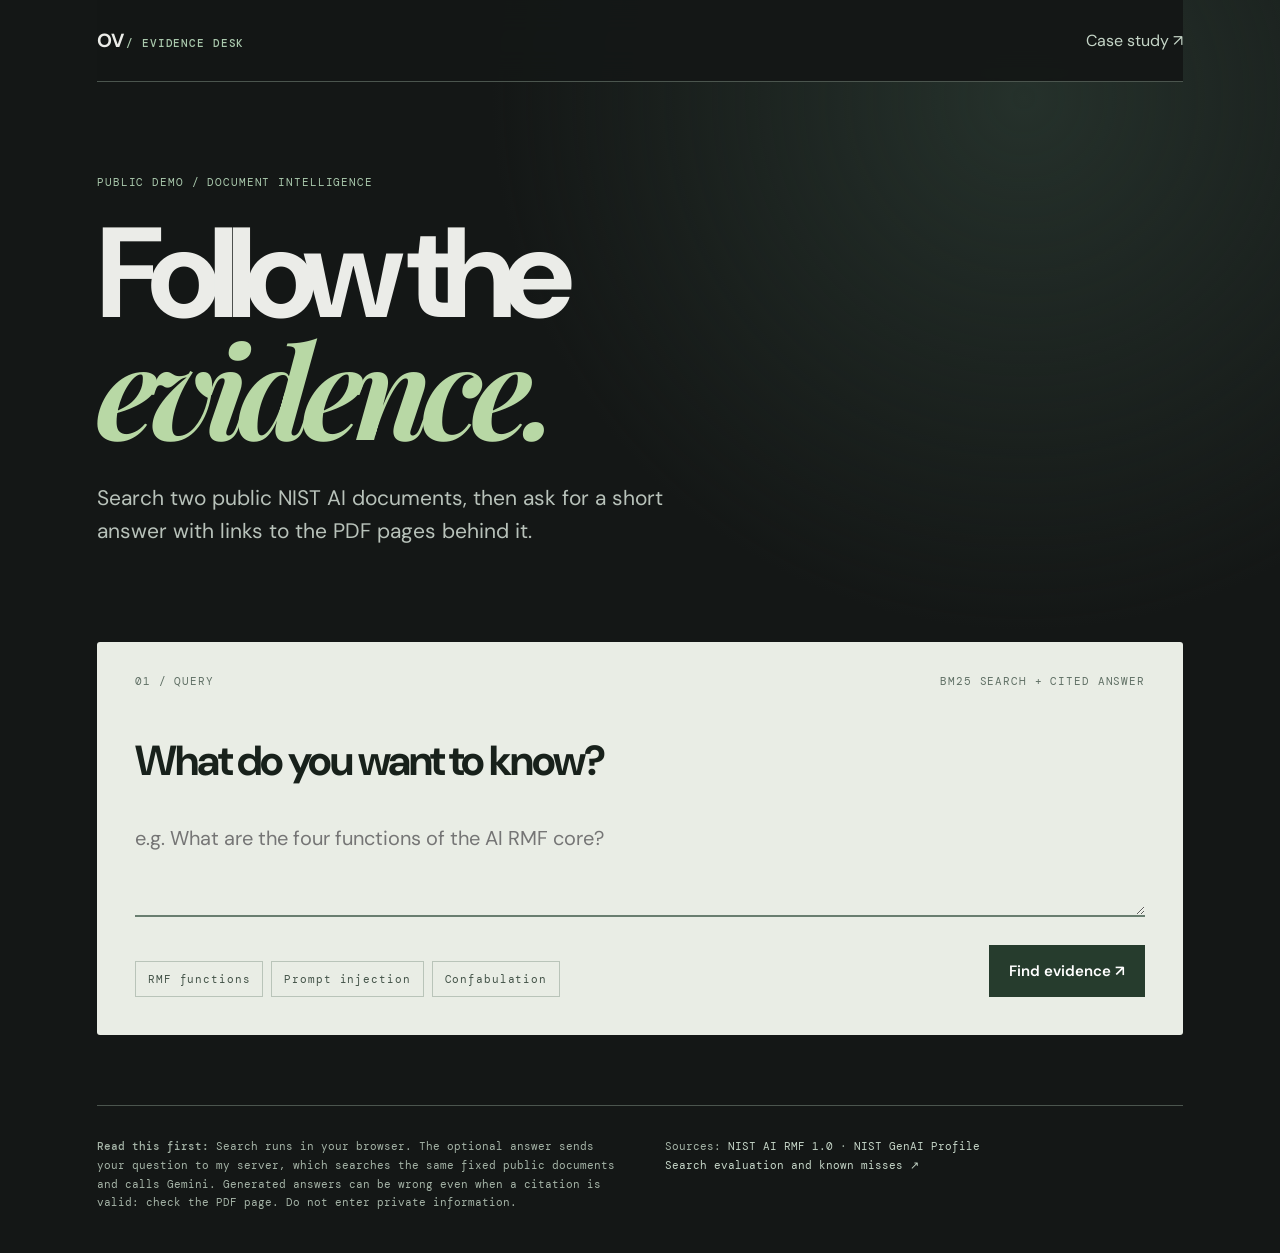
<file: browser/index.html>
<!doctype html>
<html lang="en">
<head>
  <meta charset="utf-8">
  <meta name="viewport" content="width=device-width,initial-scale=1">
  <meta name="description" content="Search two public NIST AI documents and request a generated answer with verifiable PDF-page citations.">
  <title>Evidence Desk · Public demo</title>
  <link rel="stylesheet" href="./styles.css?v=3">
  <script src="./config.js"></script>
  <script type="module" src="./app.js?v=2"></script>
</head>
<body>
  <main class="shell">
    <header class="topline"><a class="mark" href="https://om7203.github.io/om-vaghasiya-portfolio/" aria-label="Om Vaghasiya home">OV <span>/ EVIDENCE DESK</span></a><a href="https://om7203.github.io/om-vaghasiya-portfolio/projects/evidence-desk.html">Case study ↗</a></header>
    <div class="hero"><p class="eyebrow">PUBLIC DEMO / DOCUMENT INTELLIGENCE</p><h1>Follow the<br><em>evidence.</em></h1><p class="intro">Search two public NIST AI documents, then ask for a short answer with links to the PDF pages behind it.</p></div>
    <section class="workspace" aria-labelledby="workspace-title"><div class="workhead"><span>01 / QUERY</span><span>BM25 SEARCH + CITED ANSWER</span></div><h2 id="workspace-title">What do you want to know?</h2>
      <form id="ask-form"><label class="sr" for="question">Question</label><textarea id="question" name="question" maxlength="500" rows="3" placeholder="e.g. What are the four functions of the AI RMF core?" required></textarea><div class="controls"><div class="samples"><button type="button" data-question="What are the four functions of the AI RMF core?">RMF functions</button><button type="button" data-question="What is prompt injection?">Prompt injection</button><button type="button" data-question="What is confabulation?">Confabulation</button></div><button class="submit" type="submit" disabled>Loading passages…</button></div></form>
    </section>
    <section id="result" class="result" aria-live="polite" hidden></section>
    <footer><p><b>Read this first:</b> Search runs in your browser. The optional answer sends your question to my server, which searches the same fixed public documents and calls Gemini. Generated answers can be wrong even when a citation is valid: check the PDF page. Do not enter private information.</p><p>Sources: <a href="https://nvlpubs.nist.gov/nistpubs/ai/NIST.AI.100-1.pdf" target="_blank" rel="noopener">NIST AI RMF 1.0</a> · <a href="https://nvlpubs.nist.gov/nistpubs/ai/NIST.AI.600-1.pdf" target="_blank" rel="noopener">NIST GenAI Profile</a><br><a href="https://github.com/Om7203/evidence-desk/blob/main/browser/evaluation.json" target="_blank" rel="noopener">Search evaluation and known misses ↗</a></p></footer>
  </main>
</body>
</html>
</file>
<file: browser/styles.css>
@import url('https://fonts.googleapis.com/css2?family=DM+Mono:wght@400;500&family=DM+Sans:wght@400;500;600;700&family=Playfair+Display:ital,wght@1,700&display=swap');
:root{font-family:'DM Sans',Arial,sans-serif;color:#ebece8;background:#141716;font-synthesis:none}*{box-sizing:border-box}body{margin:0;background:radial-gradient(circle at 80% 8%,#25312b 0,transparent 35%),#141716}.shell{max-width:1150px;margin:auto;padding:0 32px}.topline{display:flex;justify-content:space-between;align-items:center;padding:28px 0;border-bottom:1px solid #4b554e}.mark{font-weight:700;font-size:19px;letter-spacing:-.05em}.mark span,.eyebrow,.workhead,.result-head,.samples button,footer{font-family:'DM Mono',monospace;font-size:11px;letter-spacing:.08em}.mark span{color:#a9c8ac;letter-spacing:.08em}.topline a,footer a{color:#c5d5c7;text-decoration:none}.topline a:hover,footer a:hover,.source-link:hover{text-decoration:underline}.hero{padding:82px 0 74px;max-width:850px}.eyebrow{color:#a9c8ac}.hero h1{font-size:clamp(68px,10vw,138px);line-height:.88;letter-spacing:-.09em;margin:29px 0}.hero h1 em{font-family:'Playfair Display',Georgia,serif;letter-spacing:-.07em;font-weight:700;color:#b8d8a5}.intro{font-size:clamp(17px,2vw,21px);line-height:1.55;max-width:590px;color:#b8c2ba}.workspace,.result{background:#e9ede5;color:#18211b;border-radius:3px;padding:32px 38px 38px;margin-bottom:20px}.workhead,.result-head{display:flex;justify-content:space-between;color:#607065}.workspace h2,.result h2{font-size:clamp(28px,4vw,42px);letter-spacing:-.05em;margin:45px 0 25px}textarea{display:block;width:100%;border:0;border-bottom:2px solid #697e70;background:transparent;resize:vertical;font:inherit;font-size:20px;color:#18211b;outline:none;min-height:100px;padding:12px 0}textarea:focus{border-color:#285e3e}.controls{display:flex;align-items:end;justify-content:space-between;gap:24px;margin-top:28px}.samples{display:flex;gap:8px;flex-wrap:wrap}.samples button{background:transparent;border:1px solid #b9c4b9;padding:10px 12px;color:#435348;cursor:pointer}.samples button:hover{background:#dce5da}.submit{background:#263c2d;border:0;color:white;padding:16px 20px;font:600 15px 'DM Sans',sans-serif;cursor:pointer;white-space:nowrap}.submit span{padding-left:32px;color:#b8d8a5}.submit:disabled{opacity:.6;cursor:wait}.result{background:#d9e2d5}.result h2{margin-top:30px}.answer{line-height:1.65;max-width:750px}.source{border-top:1px solid #abbcab;padding:20px 0}.source-link{color:#17442b;font-weight:700;text-decoration:none}.passage{line-height:1.55;color:#36453a;max-width:900px;font-size:14px}footer{display:flex;gap:50px;border-top:1px solid #4b554e;margin:70px 0 30px;padding-top:20px;color:#a5b4a7;line-height:1.7;letter-spacing:0}footer p{flex:1}.sr{position:absolute;width:1px;height:1px;padding:0;margin:-1px;overflow:hidden;clip:rect(0,0,0,0);white-space:nowrap;border:0}@media(max-width:700px){.shell{padding:0 18px}.hero{padding:65px 0 52px}.workspace,.result{padding:24px 20px}.workhead,.result-head{gap:16px}.controls,footer{display:block}.submit{margin-top:24px;width:100%}footer p{margin-bottom:22px}}
.rank{display:inline-block;color:#6b806d;font:11px "DM Mono",monospace;margin-right:18px}
.generated{margin:26px 0 30px;padding:24px;background:#f4f7ef;border-left:4px solid #4c8b54}.generate{border:0;background:#263c2d;color:#fff;font:600 15px 'DM Sans',sans-serif;padding:14px 18px;cursor:pointer}.generate:disabled{opacity:.65;cursor:wait}.generated-label{font:500 11px 'DM Mono',monospace;letter-spacing:.08em;color:#336443}.generated-text{font-size:18px;line-height:1.6;max-width:800px;margin:18px 0}.generation-note{font-size:12px;color:#536757;line-height:1.5}.citations{display:flex;flex-wrap:wrap;gap:10px}.citations a{color:#17442b;background:#e1eadb;border:1px solid #a9baa9;padding:10px 12px;font-size:13px;text-decoration:none}.citations a:hover{text-decoration:underline}
.topline{position:sticky;top:0;z-index:40;background:rgba(20,23,22,.96);backdrop-filter:blur(16px);-webkit-backdrop-filter:blur(16px)}.topline .mark{color:#ebece8;text-decoration:none}.topline .mark:hover{text-decoration:none;color:#b8d8a5}.topline .mark:focus-visible{outline:2px solid #b8d8a5;outline-offset:4px}
</file>
